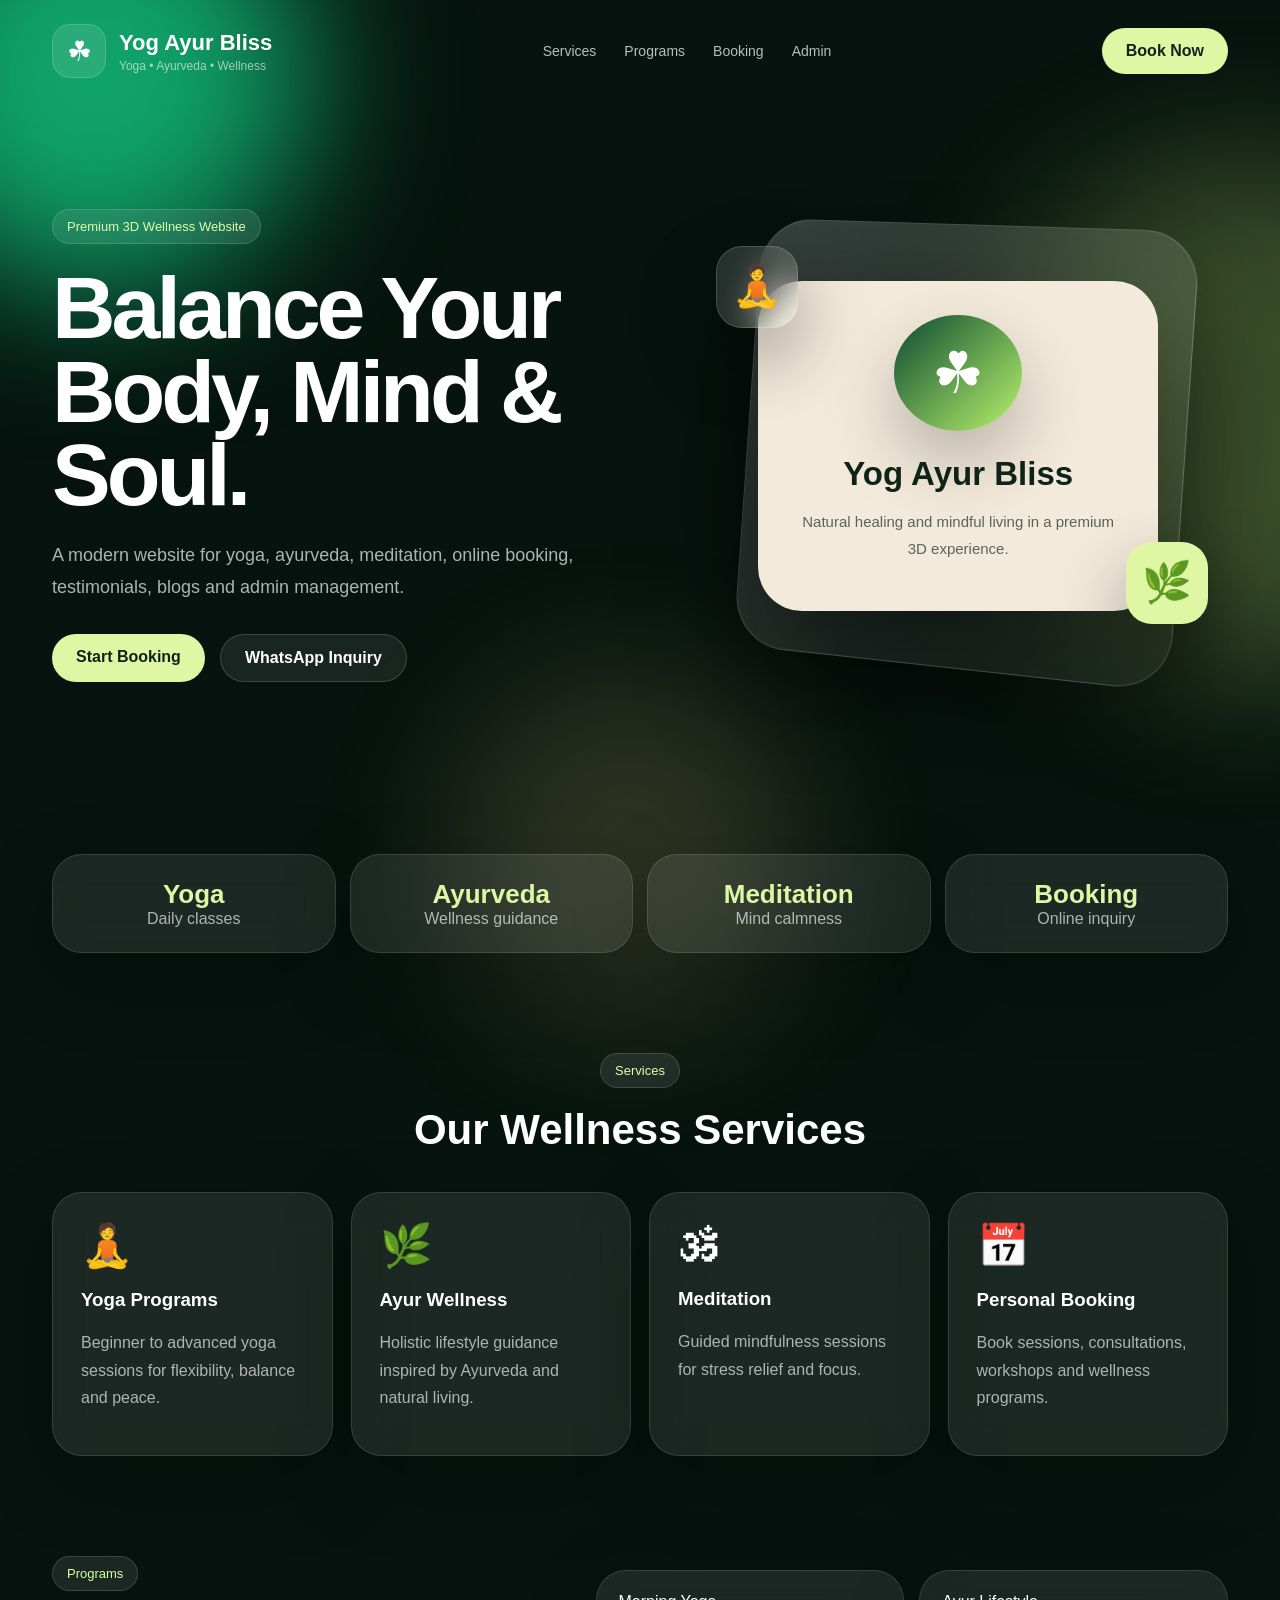
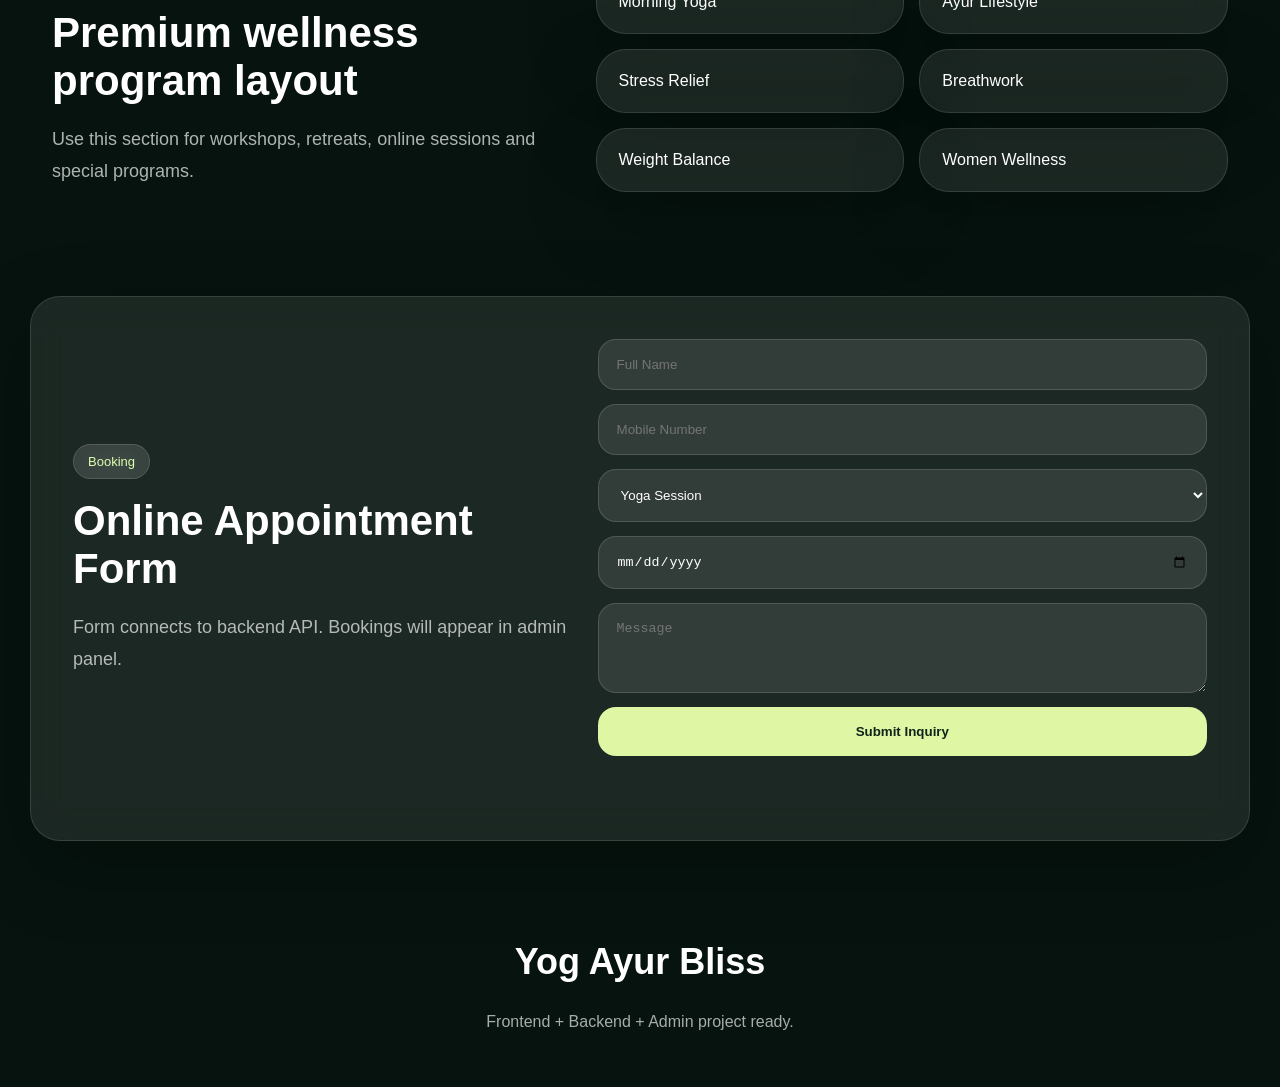
<file: index.html>
<!DOCTYPE html>
<html lang="en">
<head>
  <meta charset="UTF-8" />
  <meta name="viewport" content="width=device-width, initial-scale=1.0" />
  <title>Yog Ayur Bliss | Yoga Ayurveda Wellness</title>
  <link rel="stylesheet" href="style.css" />
</head>
<body>
  <div class="orb orb1"></div><div class="orb orb2"></div><div class="orb orb3"></div>
  <header class="nav">
    <div class="brand"><div class="logo">☘</div><div><h1>Yog Ayur Bliss</h1><p>Yoga • Ayurveda • Wellness</p></div></div>
    <nav><a href="#services">Services</a><a href="#programs">Programs</a><a href="#booking">Booking</a><a href="admin.html">Admin</a></nav>
    <a class="btn" href="#booking">Book Now</a>
  </header>

  <section class="hero">
    <div>
      <span class="pill">Premium 3D Wellness Website</span>
      <h2>Balance Your Body, Mind & Soul.</h2>
      <p>A modern website for yoga, ayurveda, meditation, online booking, testimonials, blogs and admin management.</p>
      <div class="actions"><a class="btn" href="#booking">Start Booking</a><a class="btn ghost" href="https://wa.me/" target="_blank">WhatsApp Inquiry</a></div>
    </div>
    <div class="scene">
      <div class="back-card"></div>
      <div class="float one">🧘</div><div class="float two">🌿</div>
      <div class="main-card"><div class="big-logo">☘</div><h3>Yog Ayur Bliss</h3><p>Natural healing and mindful living in a premium 3D experience.</p></div>
    </div>
  </section>

  <section class="stats">
    <div><b>Yoga</b><span>Daily classes</span></div><div><b>Ayurveda</b><span>Wellness guidance</span></div><div><b>Meditation</b><span>Mind calmness</span></div><div><b>Booking</b><span>Online inquiry</span></div>
  </section>

  <section id="services" class="section">
    <span class="pill">Services</span><h2>Our Wellness Services</h2>
    <div class="grid cards">
      <article><i>🧘</i><h3>Yoga Programs</h3><p>Beginner to advanced yoga sessions for flexibility, balance and peace.</p></article>
      <article><i>🌿</i><h3>Ayur Wellness</h3><p>Holistic lifestyle guidance inspired by Ayurveda and natural living.</p></article>
      <article><i>🕉</i><h3>Meditation</h3><p>Guided mindfulness sessions for stress relief and focus.</p></article>
      <article><i>📅</i><h3>Personal Booking</h3><p>Book sessions, consultations, workshops and wellness programs.</p></article>
    </div>
  </section>

  <section id="programs" class="programs">
    <div><span class="pill">Programs</span><h2>Premium wellness program layout</h2><p>Use this section for workshops, retreats, online sessions and special programs.</p></div>
    <div class="program-grid"><div>Morning Yoga</div><div>Ayur Lifestyle</div><div>Stress Relief</div><div>Breathwork</div><div>Weight Balance</div><div>Women Wellness</div></div>
  </section>

  <section id="booking" class="booking">
    <div><span class="pill">Booking</span><h2>Online Appointment Form</h2><p>Form connects to backend API. Bookings will appear in admin panel.</p></div>
    <form id="bookingForm">
      <input name="name" placeholder="Full Name" required />
      <input name="phone" placeholder="Mobile Number" required />
      <select name="service"><option>Yoga Session</option><option>Ayur Wellness</option><option>Meditation</option><option>Personal Consultation</option></select>
      <input name="date" type="date" required />
      <textarea name="message" placeholder="Message"></textarea>
      <button type="submit">Submit Inquiry</button>
      <p id="formMsg"></p>
    </form>
  </section>

  <footer><h2>Yog Ayur Bliss</h2><p>Frontend + Backend + Admin project ready.</p></footer>
  <script src="script.js"></script>
</body>
</html>
</file>
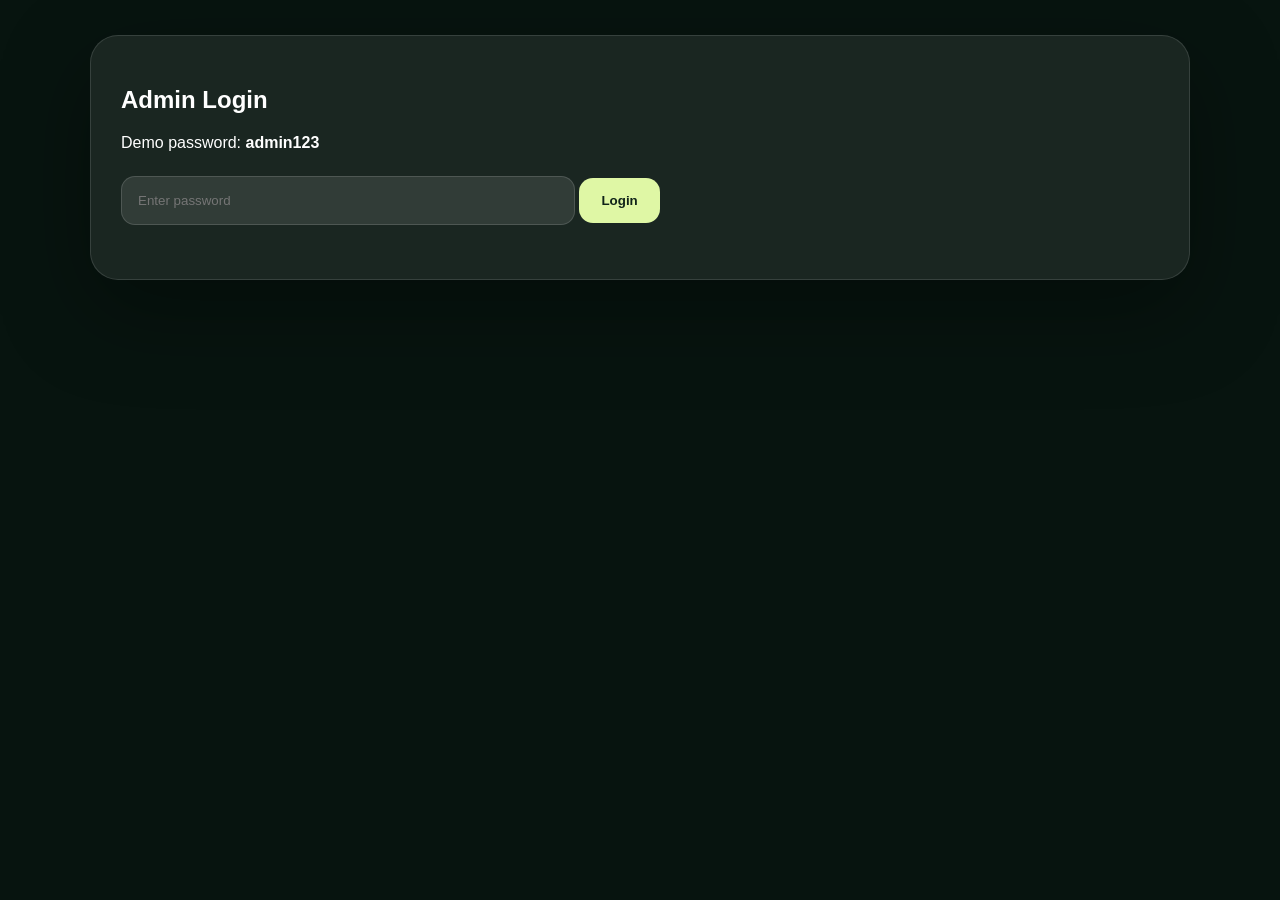
<file: admin.html>
<!DOCTYPE html>
<html>
<head><meta charset="UTF-8"><meta name="viewport" content="width=device-width, initial-scale=1.0"><title>Admin | Yog Ayur Bliss</title><link rel="stylesheet" href="admin.css"></head>
<body>
  <main class="admin">
    <section class="login" id="loginBox">
      <h1>Admin Login</h1>
      <p>Demo password: <b>admin123</b></p>
      <input id="password" type="password" placeholder="Enter password">
      <button onclick="login()">Login</button>
      <p id="loginMsg"></p>
    </section>
    <section class="dashboard hidden" id="dashboard">
      <div class="top"><div><h1>Yog Ayur Bliss Dashboard</h1><p>Booking management panel</p></div><button onclick="loadBookings()">Refresh</button></div>
      <div id="bookings" class="bookings"></div>
    </section>
  </main>
<script src="admin.js"></script>
</body>
</html>
</file>
<file: style.css>
*{box-sizing:border-box}html{scroll-behavior:smooth}body{margin:0;font-family:Inter,Arial,sans-serif;background:#06130e;color:#fff;overflow-x:hidden}a{text-decoration:none;color:inherit}.orb{position:fixed;border-radius:50%;filter:blur(75px);z-index:-1}.orb1{width:430px;height:430px;background:#10a36b;top:-140px;left:-120px}.orb2{width:520px;height:520px;background:#d7ff7b;right:-230px;top:160px;opacity:.25}.orb3{width:360px;height:360px;background:#f6d98d;bottom:-130px;left:35%;opacity:.16}.nav{max-width:1220px;margin:auto;padding:24px 22px;display:flex;align-items:center;justify-content:space-between;gap:18px}.brand{display:flex;gap:13px;align-items:center}.logo{width:54px;height:54px;border-radius:18px;background:rgba(255,255,255,.11);display:grid;place-items:center;font-size:28px;border:1px solid rgba(255,255,255,.15);backdrop-filter:blur(18px)}.brand h1{margin:0;font-size:22px}.brand p{margin:3px 0 0;font-size:12px;color:rgba(255,255,255,.6)}nav{display:flex;gap:28px;color:rgba(255,255,255,.72);font-size:14px}.btn{display:inline-block;background:#dff7a5;color:#102319;padding:14px 24px;border-radius:999px;font-weight:800}.ghost{background:rgba(255,255,255,.08);color:#fff;border:1px solid rgba(255,255,255,.16)}.hero{max-width:1220px;margin:auto;min-height:78vh;padding:55px 22px 70px;display:grid;grid-template-columns:1.05fr .95fr;gap:40px;align-items:center}.pill{display:inline-block;border:1px solid rgba(255,255,255,.14);background:rgba(255,255,255,.09);border-radius:999px;padding:9px 14px;color:#dcffac;font-size:13px;backdrop-filter:blur(16px)}.hero h2{font-size:clamp(48px,7vw,88px);line-height:.95;letter-spacing:-4px;margin:22px 0}.hero p,.programs p,.booking p{color:rgba(255,255,255,.68);font-size:18px;line-height:1.8}.actions{display:flex;gap:15px;flex-wrap:wrap;margin-top:30px}.scene{height:540px;position:relative;perspective:1000px}.back-card{position:absolute;inset:48px;border-radius:54px;background:linear-gradient(135deg,rgba(255,255,255,.2),rgba(255,255,255,.04));border:1px solid rgba(255,255,255,.18);box-shadow:0 40px 110px rgba(0,0,0,.35);transform:rotate(4deg) rotateY(-10deg);backdrop-filter:blur(26px)}.main-card{position:absolute;inset:105px 70px;border-radius:44px;background:#f3eadb;color:#102319;display:flex;flex-direction:column;align-items:center;justify-content:center;text-align:center;padding:34px;box-shadow:0 45px 120px rgba(0,0,0,.5);animation:float 5s ease-in-out infinite}.big-logo{width:128px;height:128px;border-radius:50%;display:grid;place-items:center;background:linear-gradient(135deg,#0b4b32,#b9f36b);font-size:58px;color:white;box-shadow:0 30px 70px rgba(0,0,0,.25);margin-bottom:24px}.main-card h3{font-size:33px;margin:0}.main-card p{font-size:15px;color:rgba(16,35,25,.68)}.float{position:absolute;width:82px;height:82px;border-radius:26px;display:grid;place-items:center;font-size:40px;box-shadow:0 30px 70px rgba(0,0,0,.35);z-index:3;animation:float2 6s ease-in-out infinite}.one{top:70px;left:28px;background:rgba(255,255,255,.13);border:1px solid rgba(255,255,255,.16);backdrop-filter:blur(20px)}.two{right:20px;bottom:92px;background:#dff7a5;color:#102319}.stats,.section,.programs,.booking{max-width:1220px;margin:auto;padding:50px 22px}.stats{display:grid;grid-template-columns:repeat(4,1fr);gap:14px}.stats div,.cards article,.program-grid div,.booking{background:rgba(255,255,255,.09);border:1px solid rgba(255,255,255,.12);border-radius:30px;backdrop-filter:blur(18px);box-shadow:0 25px 80px rgba(0,0,0,.22)}.stats div{padding:24px;text-align:center}.stats b{display:block;font-size:26px;color:#dff7a5}.stats span{color:rgba(255,255,255,.65)}.section{text-align:center}.section h2,.programs h2,.booking h2{font-size:42px;margin:18px 0}.grid{display:grid;grid-template-columns:repeat(4,1fr);gap:18px;margin-top:38px}.cards article{text-align:left;padding:28px;min-height:245px;transition:.35s}.cards article:hover,.program-grid div:hover{transform:translateY(-10px)}.cards i{font-style:normal;font-size:42px}.cards p{color:rgba(255,255,255,.65);line-height:1.7}.programs,.booking{display:grid;grid-template-columns:.9fr 1.1fr;gap:26px;align-items:center}.program-grid{display:grid;grid-template-columns:repeat(2,1fr);gap:15px}.program-grid div{padding:22px}.booking{margin-top:40px;padding:42px}form{display:grid;gap:14px}input,select,textarea{width:100%;border:1px solid rgba(255,255,255,.14);background:rgba(255,255,255,.1);color:white;padding:17px 18px;border-radius:18px;outline:none}textarea{min-height:90px}select option{color:#111}button{border:none;background:#dff7a5;color:#102319;font-weight:800;padding:17px 18px;border-radius:18px;cursor:pointer}#formMsg{font-size:14px;color:#dff7a5}footer{text-align:center;padding:70px 22px 40px;color:rgba(255,255,255,.65)}footer h2{font-size:36px;color:white}@keyframes float{0%,100%{transform:translateY(0) rotateY(-6deg)}50%{transform:translateY(-16px) rotateY(6deg)}}@keyframes float2{0%,100%{transform:translateY(0)}50%{transform:translateY(-20px)}}@media(max-width:900px){nav{display:none}.hero,.programs,.booking{grid-template-columns:1fr}.grid,.stats{grid-template-columns:1fr 1fr}.hero h2{letter-spacing:-2px}.main-card{inset:95px 38px}}@media(max-width:560px){.nav{padding:18px 14px}.nav>.btn{display:none}.hero{padding:38px 14px}.hero h2{font-size:48px}.scene{height:420px}.main-card{inset:90px 22px}.grid,.stats,.program-grid{grid-template-columns:1fr}.section,.programs,.booking{padding-left:14px;padding-right:14px}.section h2,.programs h2,.booking h2{font-size:32px}}
</file>
<file: admin.css>
body{margin:0;font-family:Arial,sans-serif;background:#07140f;color:#fff}.admin{max-width:1100px;margin:auto;padding:35px 18px}.login,.dashboard{background:rgba(255,255,255,.08);border:1px solid rgba(255,255,255,.12);border-radius:28px;padding:30px;box-shadow:0 30px 90px rgba(0,0,0,.35)}input{width:100%;max-width:420px;padding:16px;border-radius:14px;border:1px solid rgba(255,255,255,.14);background:rgba(255,255,255,.1);color:#fff}button{padding:15px 22px;border:0;border-radius:14px;background:#dff7a5;color:#102319;font-weight:800;cursor:pointer;margin:10px 0}.hidden{display:none}.top{display:flex;align-items:center;justify-content:space-between;gap:15px}.bookings{display:grid;gap:14px;margin-top:25px}.card{background:rgba(255,255,255,.09);border:1px solid rgba(255,255,255,.12);border-radius:20px;padding:18px}.card h3{margin:0 0 8px}.card p{margin:5px 0;color:rgba(255,255,255,.72)}
</file>
